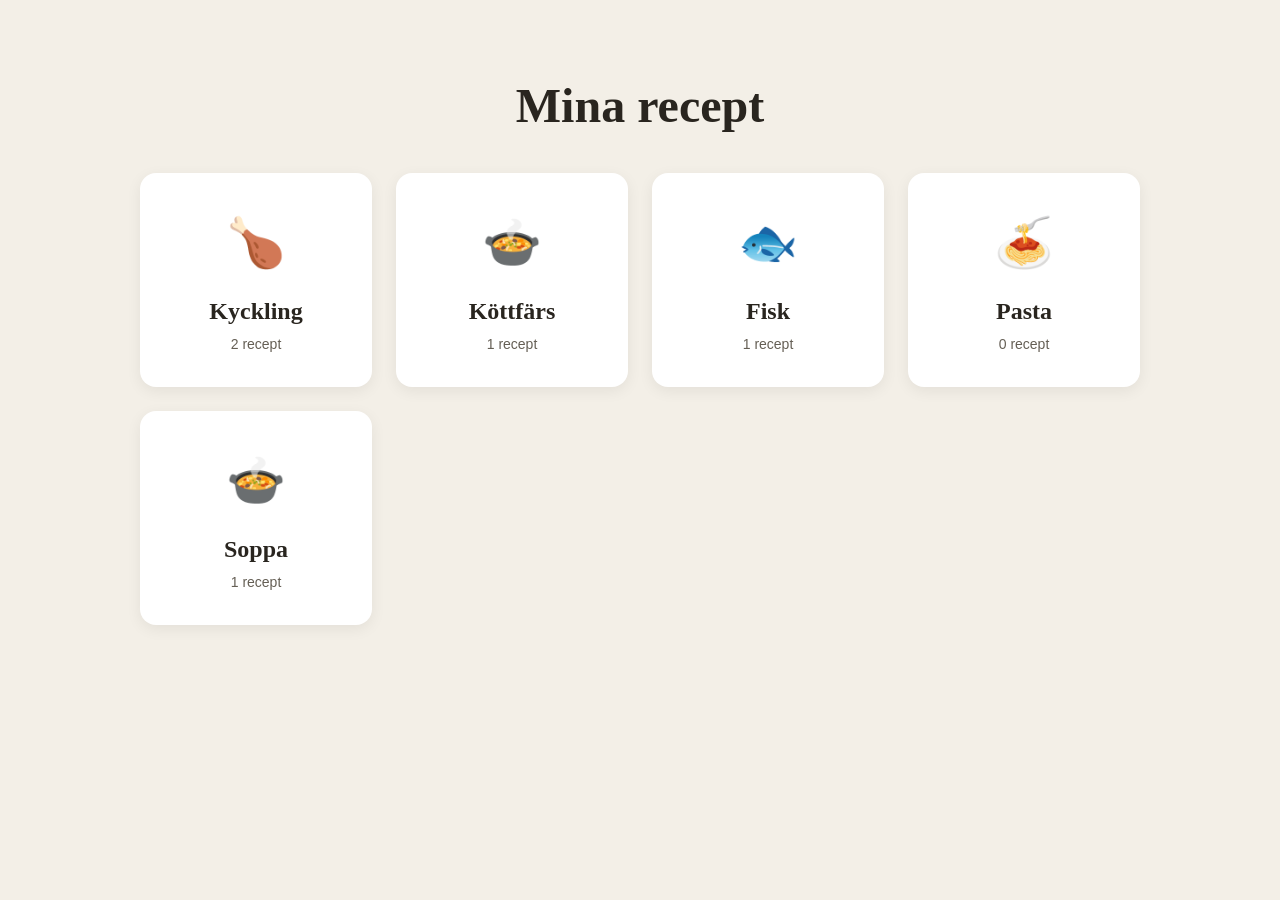
<file: index.html>
<!doctype html>
<html lang="sv">
<head>
  <link rel="stylesheet" href="style.css">
<meta charset="utf-8">
<meta name="viewport" content="width=device-width,initial-scale=1">
<title>Mina recept</title>

<style>
body{
  margin:0;
  background:#f3efe7;
  color:#29251f;
  font:16px/1.6 -apple-system,BlinkMacSystemFont,"Helvetica Neue",sans-serif
}

.container{
  max-width:1000px;
  margin:0 auto;
  padding:40px 20px
}

h1{
  font:700 48px/1.1 Georgia,serif;
  margin:0 0 40px;
  text-align:center
}

.grid{
  display:grid;
  grid-template-columns:repeat(auto-fit,minmax(220px,1fr));
  gap:24px;
  margin-bottom:40px
}

.card{
  background:#fff;
  border-radius:16px;
  padding:32px;
  text-align:center;
  box-shadow:0 4px 15px #0001; /* <-- LÄGG TILL SEMIKOLON HÄR MED! */
  transition:transform 0.2s,box-shadow 0.2s;
  text-decoration:none;
  color:inherit;
  display:flex;
  flex-direction:column;
  justify-content:center
}

.card:hover{
  transform:translateY(-4px);
  box-shadow:0 8px 25px #0002
}

.card-icon{
  font-size:48px;
  margin-bottom:16px
}

.card-title{
  font:700 24px Georgia,serif;
  margin:0
}

.card-count{
  font-size:14px;
  color:#655f55;
  margin-top:8px
}

.recipes-section{
  background:#fff;
  border-radius:16px;
  padding:40px;
  box-shadow:0 4px 15px #0001;
  display: none;
}

.recipes-section h2{
  font:700 28px Georgia,serif;
  margin:0 0 24px;
  border-bottom:2px solid #ddd5c8;
  padding-bottom:12px
}

.recipe-list{
  list-style:none;
  padding:0;
  margin:0
}

.recipe-list li{
  margin:16px 0
}

.recipe-list a{
  color:#0066cc;
  text-decoration:none;
  font-size:18px
}

.recipe-list a:hover{
  text-decoration:underline
}

@media(max-width:700px){
  .container{
    padding:20px 16px
  }

  h1{
    font-size:36px;
    margin-bottom:30px
  }

  .grid{
    grid-template-columns:1fr;
    gap:16px
  }

  .recipes-section{
    padding:20px
  }
}
</style>
</head>

<body>

<div class="container">

<h1>Mina recept</h1>

<div class="grid">

  <!-- ID-taggarna nedanför (id="count-...") talar om för vårt script vart räknaren ska skrivas ut -->
  <a href="kyckling/" class="card">
    <div class="card-icon">🍗</div>
    <div class="card-title">Kyckling</div>
    <div id="count-kyckling" class="card-count">Laddar...</div>
  </a>

  <a href="kottfars/" class="card">
    <div class="card-icon">🍲</div>
    <div class="card-title">Köttfärs</div>
    <div id="count-kottfars" class="card-count">Laddar...</div>
  </a>

  <a href="fisk/" class="card">
    <div class="card-icon">🐟</div>
    <div class="card-title">Fisk</div>
    <div id="count-fisk" class="card-count">Laddar...</div>
  </a>

  <a href="pasta/" class="card">
    <div class="card-icon">🍝</div>
    <div class="card-title">Pasta</div>
    <div id="count-pasta" class="card-count">Laddar...</div>
  </a>

  <a href="soppa/" class="card">
    <div class="card-icon">🍲</div>
    <div class="card-title">Soppa</div>
    <div id="count-soppa" class="card-count">Laddar...</div>
  </a>

</div>

<!-- Den här listan gömmer vi inte, utan scriptet använder den för att räkna antalet rader! -->
<div class="recipes-section">
  <h2>Alla mina recept</h2>
  <ul id="main-recipe-list" class="recipe-list">
    <li><a href="kyckling/kyckling-teriyaki-pak-choi.html">Kyckling teriyaki med pak choi sallad</a></li>
    <li><a href="kyckling/thai-kycklingfars-jasminris.html">Thailändsk kycklingfärs med jasminris</a></li>
    <li><a href="kottfars/grekiska-farsbiffar-feta.html">Grekiska färsbiffar med feta</a></li>
    <li><a href="fisk/torsk-fankals-sas.html">Torsk i fänkålssås</a></li>
    <li><a href="soppa/potatissoppa.html">Potatis- och purjolökssoppa</a></li>
  </ul>
</div>

</div>

<!-- Det här är det osynliga scriptet som gör hela räkne-jobbet automatiskt -->
<script>
  document.addEventListener("DOMContentLoaded", function() {
    // 1. Skapa en tom räknare för varje kategori
    const counts = { kyckling: 0, kottfars: 0, fisk: 0, pasta: 0, soppa: 0 };
    
    // 2. Hämta alla länkar i den stora receptlistan längst ner
    const recipeLinks = document.querySelectorAll("#main-recipe-list a");
    
    // 3. Gå igenom varje länk och se vilken mapp den pekar på
    recipeLinks.forEach(link => {
      const href = link.getAttribute("href");
      
      if (href.startsWith("kyckling/")) counts.kyckling++;
      else if (href.startsWith("kottfars/")) counts.kottfars++;
      else if (href.startsWith("fisk/")) counts.fisk++;
      else if (href.startsWith("pasta/")) counts.pasta++;
      else if (href.startsWith("soppa/")) counts.soppa++;
    });
    
    // 4. Skriv ut de korrekta, automatiska siffrorna i dina fina boxar
    for (const kategori in counts) {
      const element = document.getElementById("count-" + kategori);
      if (element) {
        element.textContent = counts[kategori] + " recept";
      }
    }
  });
</script>

</body>
</html>
</file>
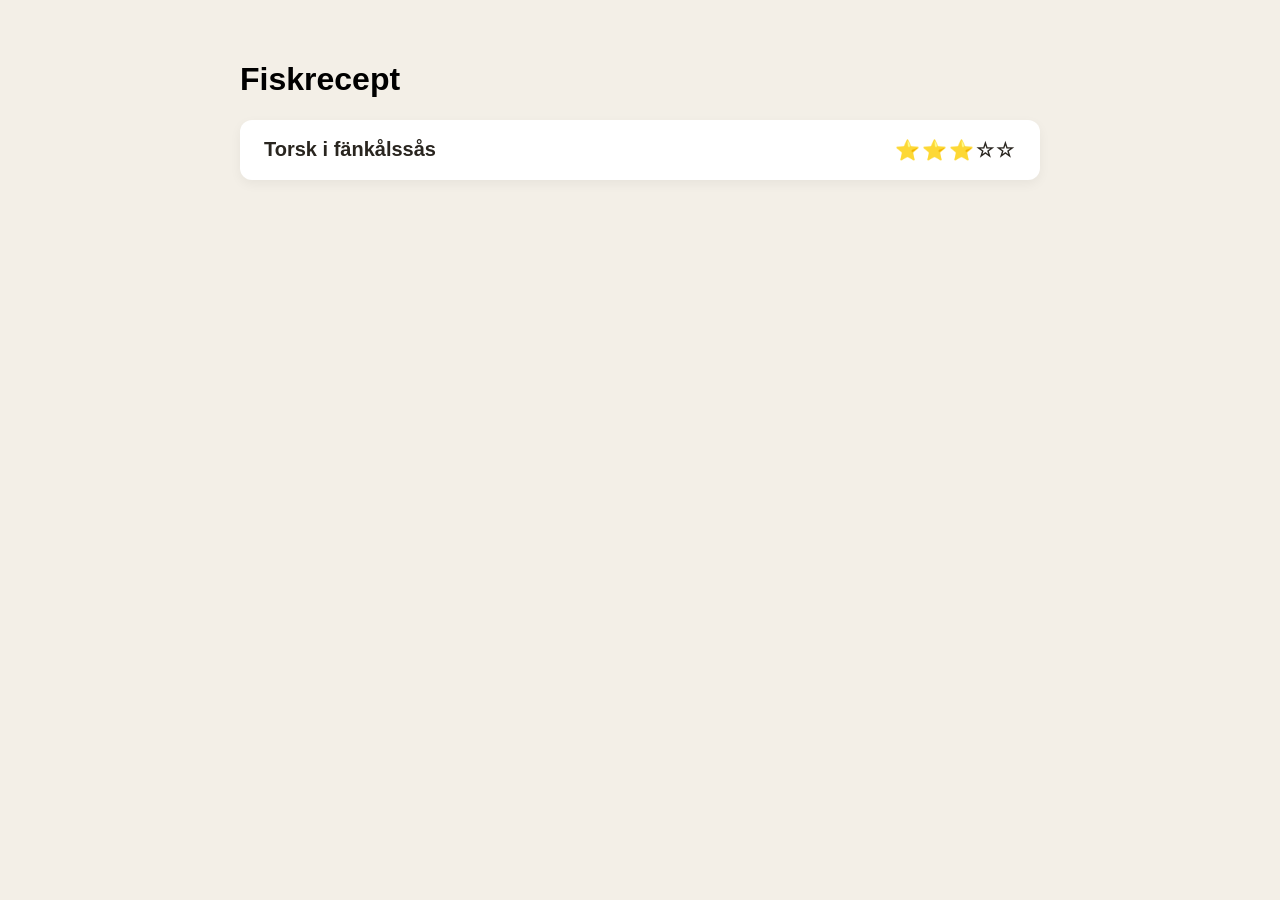
<file: fisk/index.html>
<!doctype html>
<html lang="sv">
<head>
    <meta charset="utf-8">
    <meta name="viewport" content="width=device-width,initial-scale=1">
    <title>Fiskrecept</title>
    <!-- Här kopplar vi din nya snygga design! -->
    <link rel="stylesheet" href="../style.css">
</head>
<body>
    <div class="container">
        <h1>Fiskrecept</h1>
        <div class="recipes-section">
            <ul class="recipe-list">
                <li>
                <a href="torsk-fankals-sas.html">
                    <span>Torsk i fänkålssås</span>
                    <span>⭐⭐⭐☆☆</span>
                </a>
                </li>

            </ul>
        </div>
    </div>
</body>
</html>
</file>
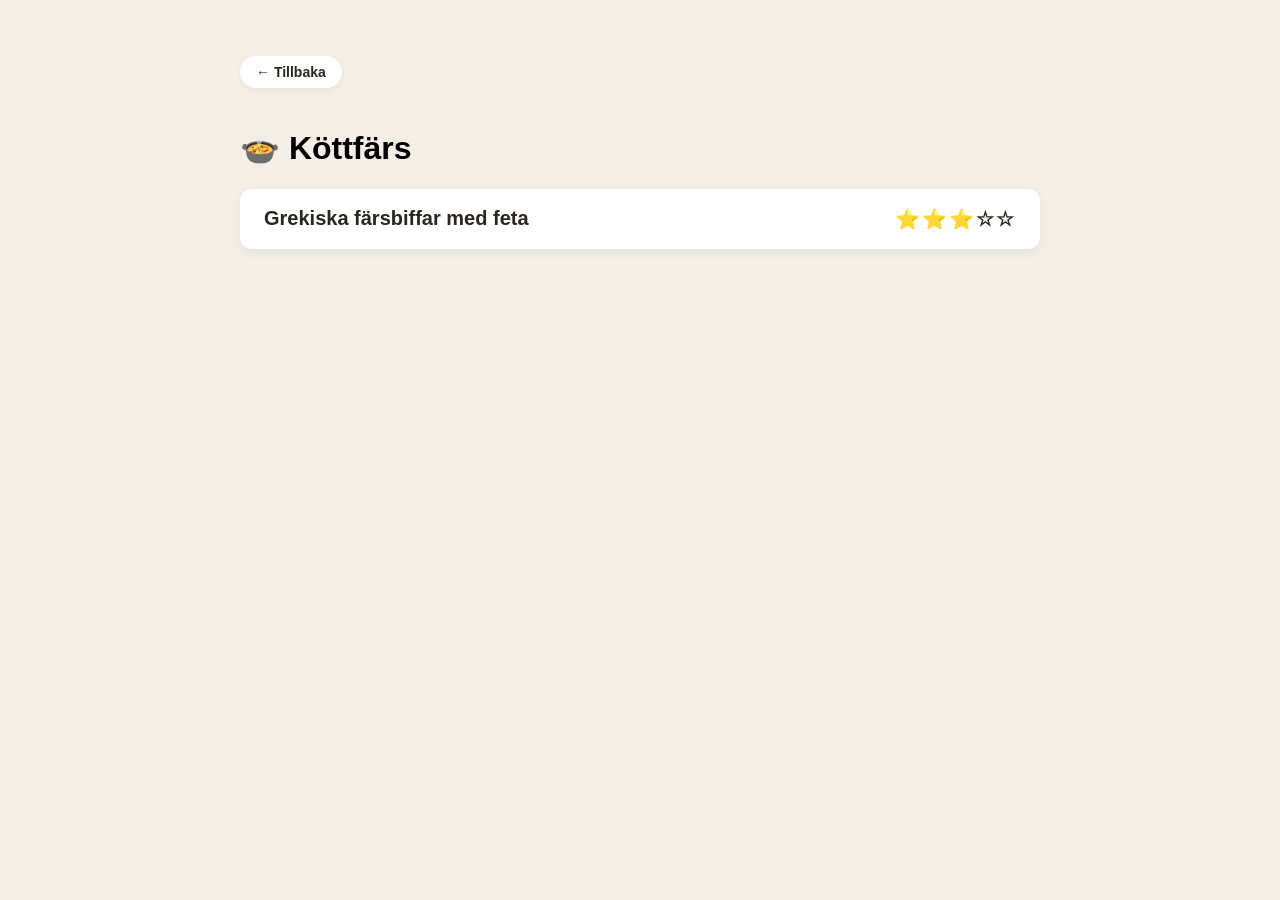
<file: kottfars/index.html>
<!doctype html>
    <html lang="sv">
    <head>
        <meta charset="utf-8">
        <meta name="viewport" content="width=device-width,initial-scale=1">
        <title>Köttfärsrecept</title>
        <!-- Den här raden hämtar din sandfärgade bakgrund och typsnitt -->
        <link rel="stylesheet" href="../style.css">
    </head>
    <body>
        <div class="container">
            <p><a href="../">← Tillbaka</a></p>
            <h1>🍲 Köttfärs</h1>
            <div class="recipes-section">
                <ul class="recipe-list">
                     <li>
                    <a href="grekiska-farsbiffar-feta.html">
                        <span>Grekiska färsbiffar med feta</span>
                        <span>⭐⭐⭐☆☆</span>
                    </a>
                    </li>
                </ul>
            </div>
        </div>
    </body>
    </html>
</file>
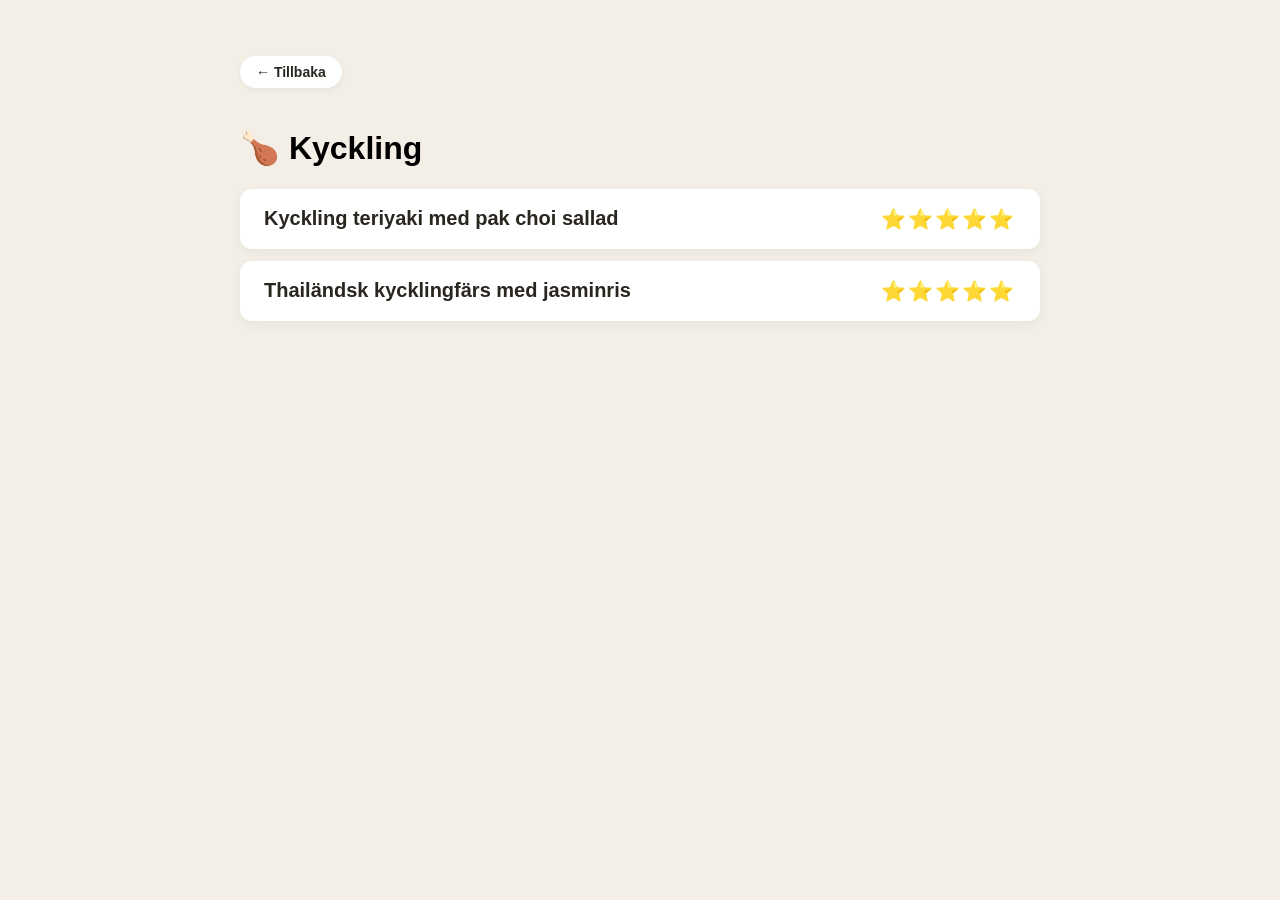
<file: kyckling/index.html>
<!doctype html>
<html lang="sv">
<head>
    <meta charset="utf-8">
    <meta name="viewport" content="width=device-width,initial-scale=1">
    <title>Kycklingrecept</title>
    <!-- Den här raden hämtar din sandfärgade bakgrund, marginaler och feta typsnitt -->
    <link rel="stylesheet" href="../style.css">
</head>
<body>
    <div class="container">
        <p><a href="../">← Tillbaka</a></p>
        <h1>🍗 Kyckling</h1>
        <div class="recipes-section">
            <ul class="recipe-list">
                <!-- Recept 1 -->
                <li>
                    <a href="kyckling-teriyaki-pak-choi.html">
                        <span>Kyckling teriyaki med pak choi sallad</span>
                        <span>⭐⭐⭐⭐⭐</span>
                    </a>
                </li>
                <!-- Recept 2 -->
                <li>
                    <a href="thai-kycklingfars-jasminris.html">
                        <span>Thailändsk kycklingfärs med jasminris</span>
                        <span>⭐⭐⭐⭐⭐</span>
                    </a>
                </li>
            </ul>
        </div>
    </div>
</body>
</html>
</file>
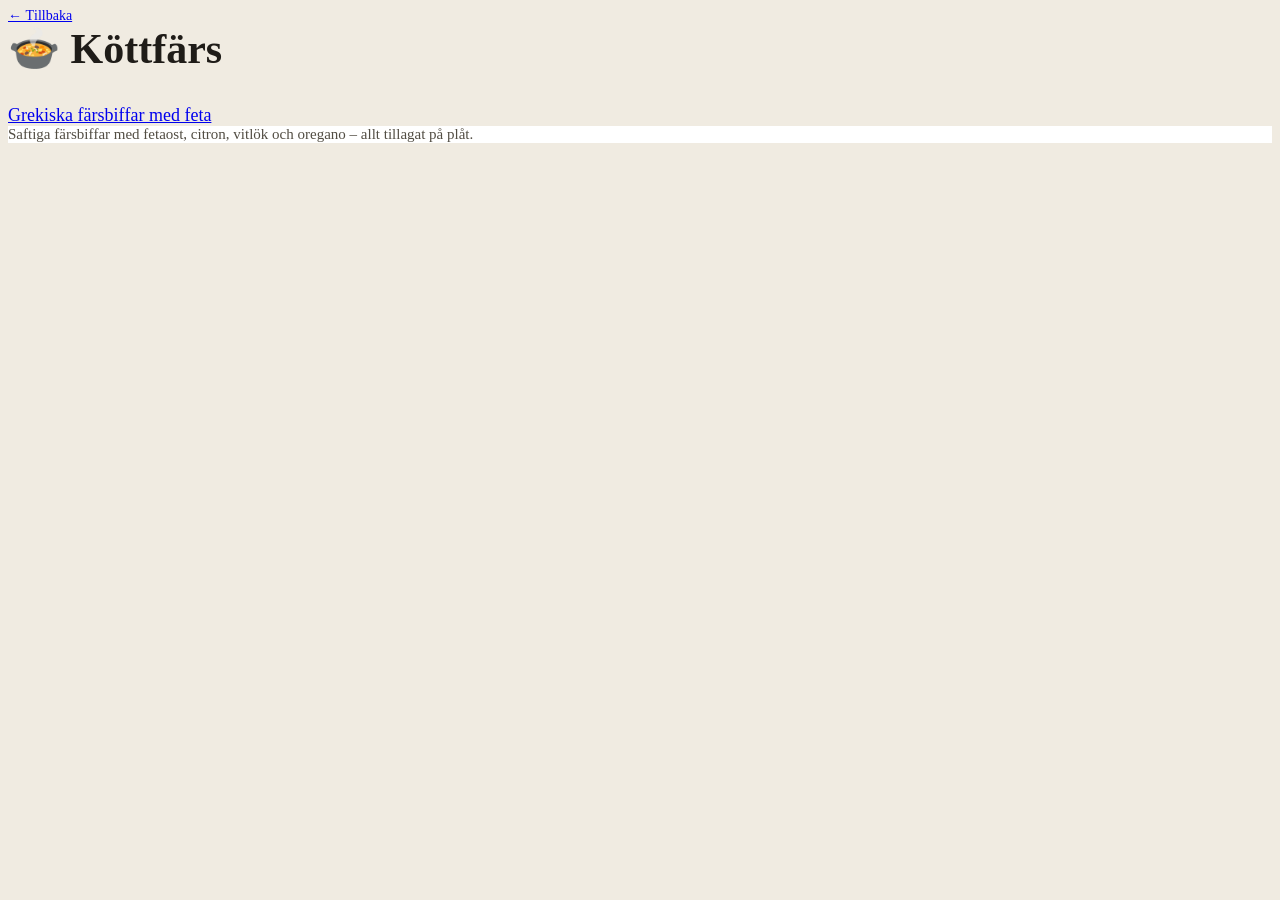
<file: köttfärs/index.html>
<!DOCTYPE html PUBLIC "-//W3C//DTD HTML 4.01//EN" "http://www.w3.org/TR/html4/strict.dtd">
<html>
<head>
  <meta http-equiv="Content-Type" content="text/html; charset=utf-8">
  <meta http-equiv="Content-Style-Type" content="text/css">
  <title>Köttfärs recept</title>
  <meta name="Generator" content="Cocoa HTML Writer">
  <meta name="CocoaVersion" content="2113.65">
  <style type="text/css">
    body {background-color: #f0ebe1}
    p.p1 {margin: 0.0px 0.0px 0.0px 0.0px; line-height: 22.4px; font: 14.0px 'Helvetica Neue'; color: #1f1c18; -webkit-text-stroke: #1f1c18}
    p.p3 {margin: 0.0px 0.0px 0.0px 0.0px; line-height: 25.6px; font: 18.0px '.SF NS'; color: #1f1c18; -webkit-text-stroke: #1f1c18}
    p.p4 {margin: 0.0px 0.0px 0.0px 0.0px; line-height: 24.0px; font: 15.0px 'Helvetica Neue'; color: #524d43; -webkit-text-stroke: #524d43; background-color: #ffffff}
    span.s1 {font-kerning: none}
    span.s2 {font: 42.0px '.Apple Color Emoji UI'; font-kerning: none}
  </style>
</head>
<body>
<p class="p1"><span class="s1"><a href="file:///Users/thor-svensson/Documents/GitHub/recept/">← Tillbaka</a></span></p>
<h1 style="margin: 0.0px 0.0px 32.0px 0.0px; line-height: 50.4px; font: 42.0px 'Helvetica Neue'; color: #1f1c18; -webkit-text-stroke: #1f1c18"><span class="s2">🍲</span><span class="s1"><b> Köttfärs</b></span></h1>
<p class="p3"><span class="s1"><a href="file:///Users/thor-svensson/Documents/GitHub/recept/Ko%CC%88ttfa%CC%88rs/grekiska-farsbiffar-feta.html">Grekiska färsbiffar med feta</a><b><span class="Apple-converted-space"> </span></b></span></p>
<p class="p4"><span class="s1">Saftiga färsbiffar med fetaost, citron, vitlök och oregano – allt tillagat på plåt.</span></p>
</body>
</html>
</file>
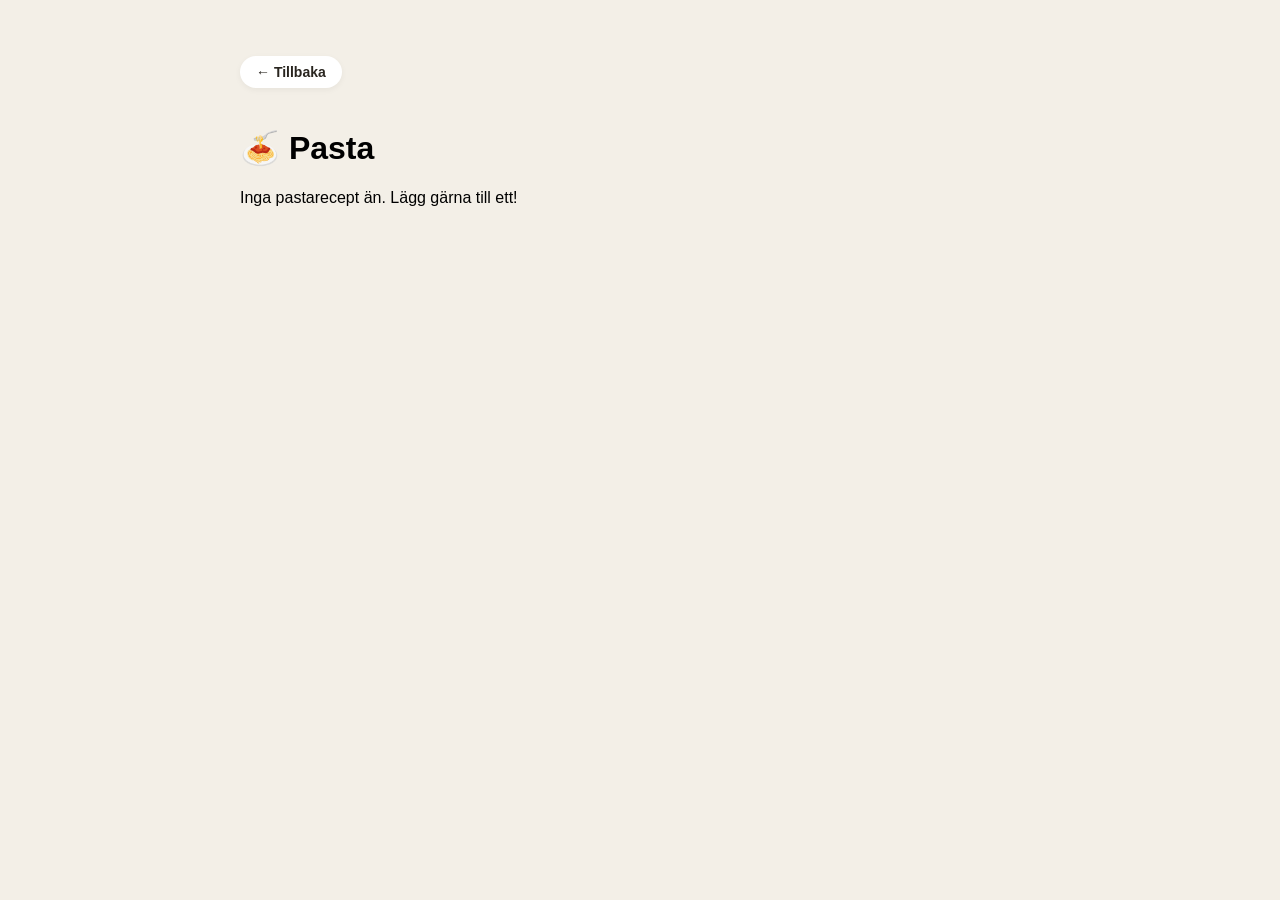
<file: pasta/index.html>
<!doctype html>
<html lang="sv">
<head>
    <meta charset="utf-8">
    <meta name="viewport" content="width=device-width,initial-scale=1">
    <title>Pastarecept</title>
    <!-- Den här raden hämtar din sandfärgade bakgrund, marginaler och feta typsnitt -->
    <link rel="stylesheet" href="../style.css">
</head>
<body>
    <div class="container">
        <p><a href="../">← Tillbaka</a></p>
        <h1>🍝 Pasta</h1>
        <div class="recipes-section">
            <p>Inga pastarecept än. Lägg gärna till ett!</p>
        </div>
    </div>
</body>
</html>
</file>
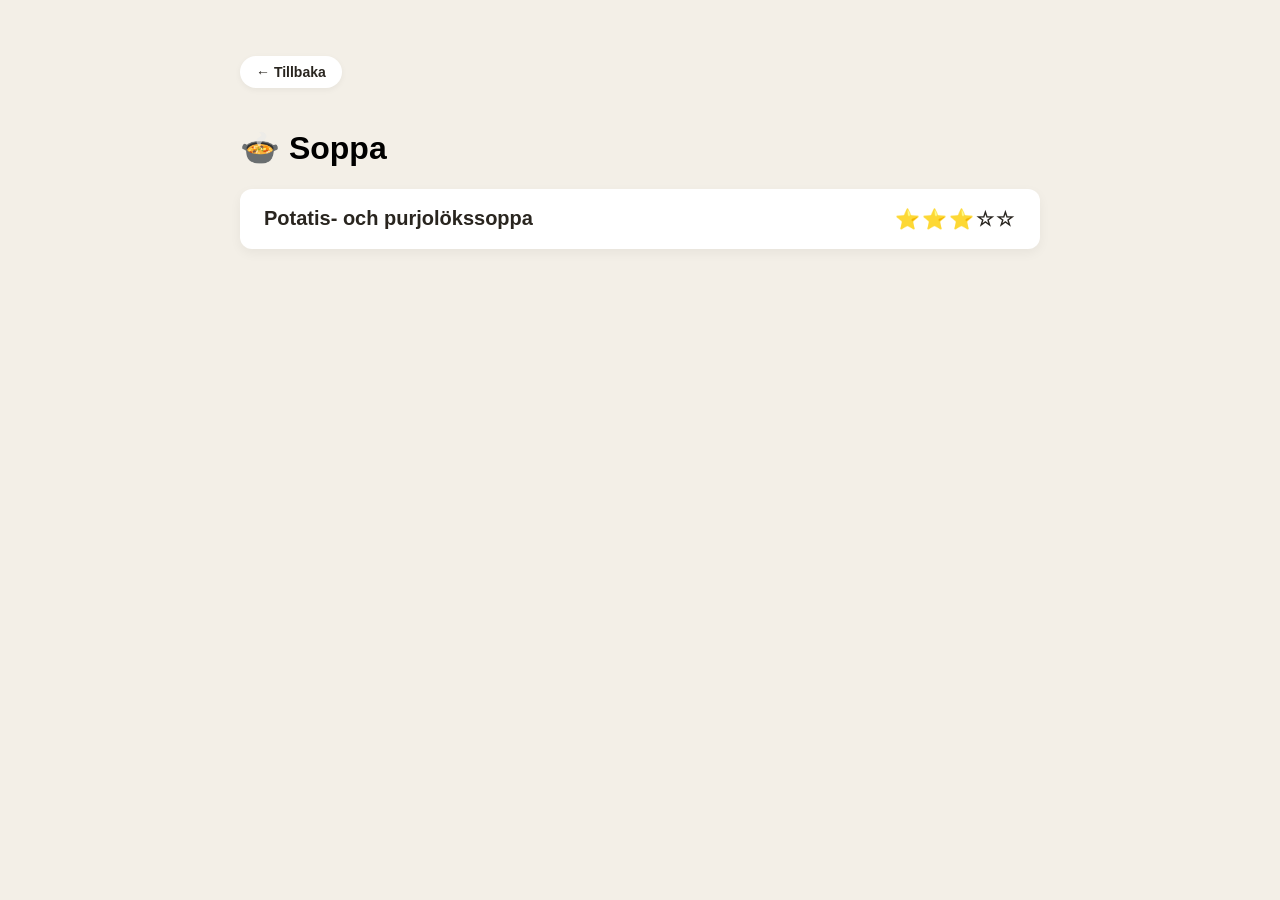
<file: soppa/index.html>
<!doctype html>
<html lang="sv">
<head>
    <meta charset="utf-8">
    <meta name="viewport" content="width=device-width,initial-scale=1">
    <title>Sopprecept</title>
    <!-- Den här raden hämtar din sandfärgade bakgrund, marginaler och feta typsnitt -->
    <link rel="stylesheet" href="../style.css">
</head>
<body>
    <div class="container">
        <p><a href="../">← Tillbaka</a></p>
        <h1>🍲 Soppa</h1>
        <div class="recipes-section">
            <ul class="recipe-list">
                <li><a href="potatissoppa.html">
                        <span>Potatis- och purjolökssoppa</span>
                        <span>⭐⭐⭐☆☆</span>
                    </a>
                </li>
            </ul>
        </div>
    </div>
</body>
</html>
</file>
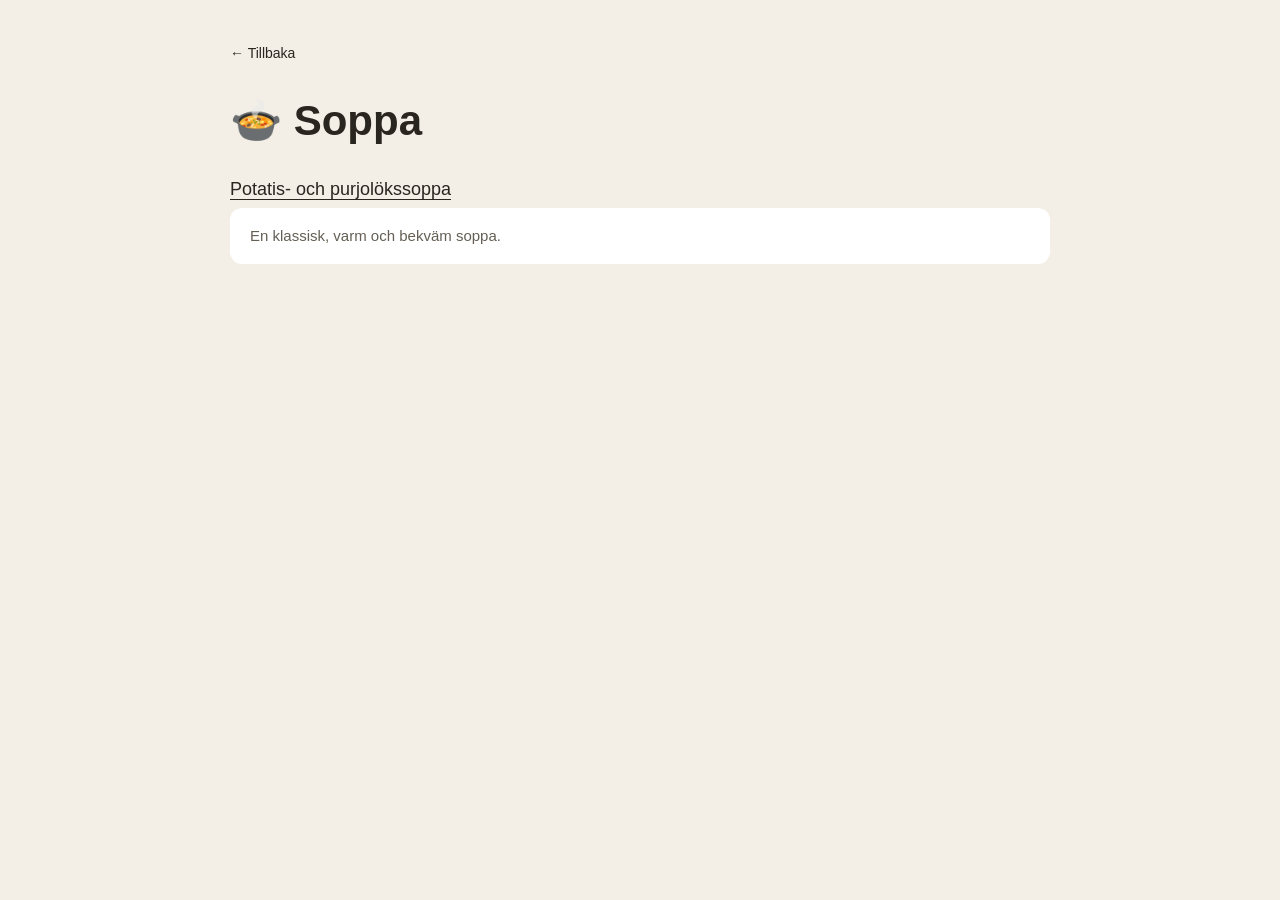
<file: Soppor/index.html>
<!doctype html>
<html lang="sv">
<head>
<meta charset="utf-8">
<meta name="viewport" content="width=device-width,initial-scale=1">
<title>Soppa recept</title>
<style>
body{
  margin:0;
  background:#f3efe7;
  color:#29251f;
  font:16px/1.6 -apple-system,BlinkMacSystemFont,"Helvetica Neue",sans-serif
}
.container{
  max-width:820px;
  margin:40px auto;
  padding:0 20px
}
.back{
  display:inline-block;
  margin-bottom:32px;
  font-size:14px;
  color:#29251f;
  text-decoration:none;
  font-weight:500
}
.back:hover{
  color:#655f55
}
h1{
  font:700 42px/1.2 -apple-system,BlinkMacSystemFont,"Helvetica Neue",sans-serif;
  margin:0 0 32px;
  color:#29251f
}
.recipe{
  margin-bottom:24px
}
.recipe-title{
  font:600 18px -apple-system,BlinkMacSystemFont,"Helvetica Neue",sans-serif;
  margin:0 0 8px;
  color:#29251f
}
.recipe-link{
  color:#29251f;
  text-decoration:none;
  border-bottom:1px solid #29251f;
  font-weight:500
}
.recipe-link:hover{
  color:#655f55;
  border-bottom-color:#655f55
}
.recipe-desc{
  background:#fff;
  padding:16px 20px;
  border-radius:12px;
  font-size:15px;
  color:#655f55;
  margin-top:8px
}
</style>
</head>
<body>

<div class="container">

<a href="../" class="back">← Tillbaka</a>

<h1>🍲 Soppa</h1>

<div class="recipe">
  <div class="recipe-title">
    <a href="potatissoppa.html" class="recipe-link">Potatis- och purjolökssoppa</a>
  </div>
  <div class="recipe-desc">En klassisk, varm och bekväm soppa.</div>
</div>

</div>

</body>
</html>
</file>
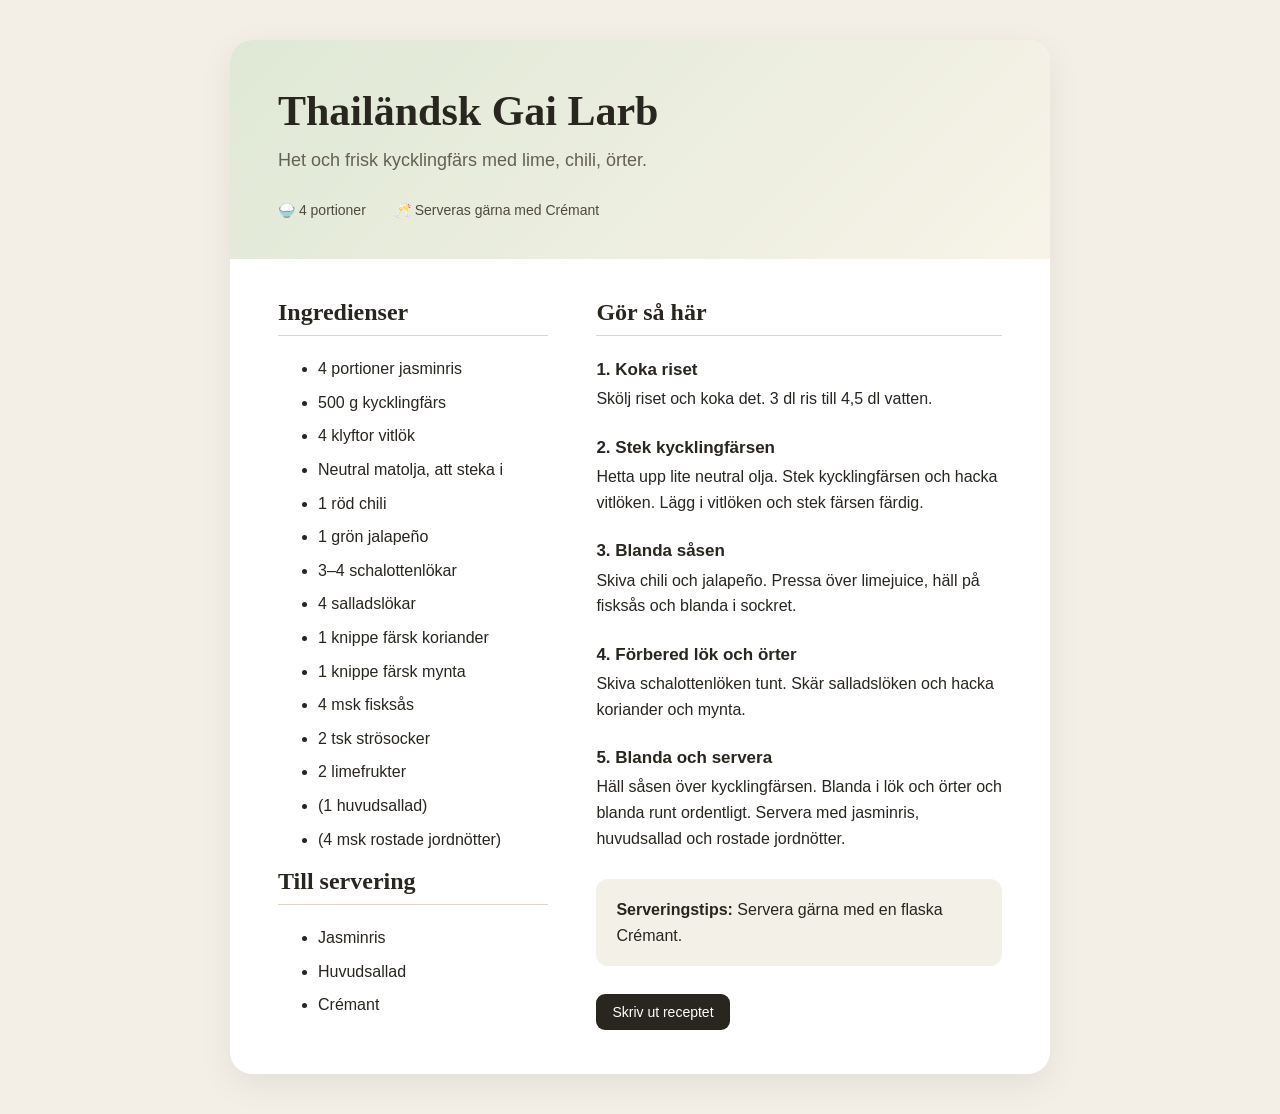
<file: gailarb.html>
<!doctype html>
<html lang="sv">
<head>
<meta charset="utf-8">
<meta name="viewport" content="width=device-width,initial-scale=1">
<title>Thailändsk Gai Larb</title>

<style>
body{
  margin:0;
  background:#f3efe7;
  color:#29251f;
  font:16px/1.6 -apple-system,BlinkMacSystemFont,"Helvetica Neue",sans-serif
}

.card{
  max-width:820px;
  margin:40px auto;
  background:#fff;
  border-radius:22px;
  overflow:hidden;
  box-shadow:0 10px 35px #0001
}

.hero{
  padding:48px 48px 38px;
  background:linear-gradient(135deg,#dfe8d5,#f7f3e8)
}

h1{
  font:700 42px/1.1 Georgia,serif;
  margin:0 0 12px
}

.sub{
  color:#655f55;
  font-size:18px
}

.meta{
  display:flex;
  gap:28px;
  margin-top:24px;
  color:#4e493f;
  font-size:14px
}

.content{
  padding:40px 48px
}

.grid{
  display:grid;
  grid-template-columns:1fr 1.5fr;
  gap:48px
}

h2{
  font:700 24px Georgia,serif;
  border-bottom:1px solid #ddd5c8;
  padding-bottom:9px;
  margin-top:0
}

li{
  margin:8px 0
}

.step{
  margin:0 0 22px
}

.step b{
  display:block;
  font-size:17px;
  margin-bottom:3px
}

.tip{
  background:#f3f0e8;
  padding:18px 20px;
  border-radius:12px;
  margin-top:28px
}

.print{
  display:inline-block;
  margin-top:28px;
  padding:10px 16px;
  border:0;
  border-radius:9px;
  background:#29251f;
  color:white;
  font-size:14px;
  cursor:pointer
}

@media(max-width:700px){
  .card{
    margin:0;
    border-radius:0
  }

  .hero,.content{
    padding:30px 24px
  }

  .grid{
    grid-template-columns:1fr;
    gap:30px
  }

  h1{
    font-size:34px
  }
}

@media print{
  body{
    background:white
  }

  .card{
    margin:0;
    box-shadow:none
  }

  .print{
    display:none
  }
}
</style>
</head>

<body>

<main class="card">

<section class="hero">
  <h1>Thailändsk Gai Larb</h1>

  <div class="sub">
    Het och frisk kycklingfärs med lime, chili, örter.
  </div>

  <div class="meta">
    <span>🍚 4 portioner</span>
    <span>🥂 Serveras gärna med Crémant</span>
  </div>
</section>

<section class="content">

<div class="grid">

<div>

<h2>Ingredienser</h2>

<ul>
  <li>4 portioner jasminris</li>
  <li>500 g kycklingfärs</li>
  <li>4 klyftor vitlök</li>
  <li>Neutral matolja, att steka i</li>
  <li>1 röd chili</li>
  <li>1 grön jalapeño</li>
  <li>3–4 schalottenlökar</li>
  <li>4 salladslökar</li>
  <li>1 knippe färsk koriander</li>
  <li>1 knippe färsk mynta</li>
  <li>4 msk fisksås</li>
  <li>2 tsk strösocker</li>
  <li>2 limefrukter</li>
  <li>(1 huvudsallad)</li>
  <li>(4 msk rostade jordnötter)</li>
</ul>

<h2>Till servering</h2>

<ul>
  <li>Jasminris</li>
  <li>Huvudsallad</li>
  <li>Crémant</li>
</ul>

</div>

<div>

<h2>Gör så här</h2>

<div class="step">
  <b>1. Koka riset</b>
  Skölj riset och koka det. 3 dl ris till 4,5 dl vatten.
</div>

<div class="step">
  <b>2. Stek kycklingfärsen</b>
  Hetta upp lite neutral olja. Stek kycklingfärsen och hacka vitlöken. Lägg i vitlöken och stek färsen färdig.
</div>

<div class="step">
  <b>3. Blanda såsen</b>
  Skiva chili och jalapeño. Pressa över limejuice, häll på fisksås och blanda i sockret.
</div>

<div class="step">
  <b>4. Förbered lök och örter</b>
  Skiva schalottenlöken tunt. Skär salladslöken och hacka koriander och mynta.
</div>

<div class="step">
  <b>5. Blanda och servera</b>
  Häll såsen över kycklingfärsen. Blanda i lök och örter och blanda runt ordentligt. Servera med jasminris, huvudsallad och rostade jordnötter.
</div>

<div class="tip">
  <b>Serveringstips:</b>
  Servera gärna med en flaska Crémant.
</div>

<button class="print" onclick="window.print()">
  Skriv ut receptet
</button>

</div>

</div>

</section>

</main>

</body>
</html>
</file>
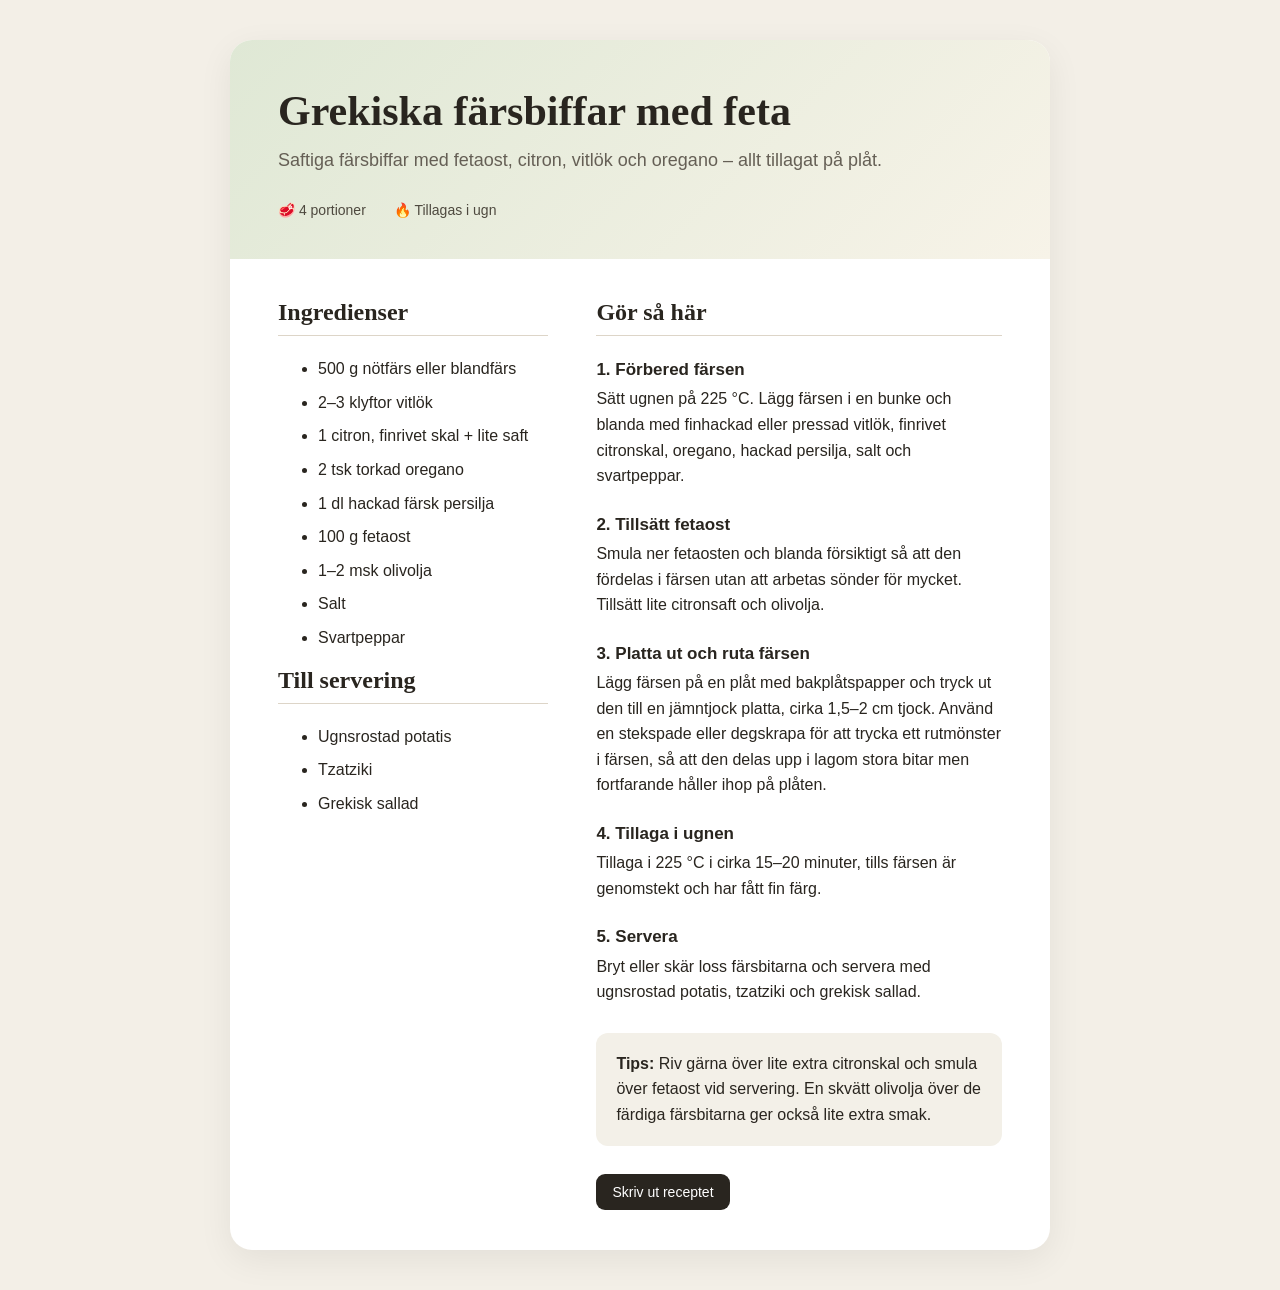
<file: grekiska-farsbiffar-feta.html>
<!doctype html>
<html lang="sv">
<head>
<meta charset="utf-8">
<meta name="viewport" content="width=device-width,initial-scale=1">
<title>Grekiska färsbiffar med feta</title>

<style>
body{
  margin:0;
  background:#f3efe7;
  color:#29251f;
  font:16px/1.6 -apple-system,BlinkMacSystemFont,"Helvetica Neue",sans-serif
}
.card{
  max-width:820px;
  margin:40px auto;
  background:#fff;
  border-radius:22px;
  overflow:hidden;
  box-shadow:0 10px 35px #0001
}
.hero{
  padding:48px 48px 38px;
  background:linear-gradient(135deg,#dfe8d5,#f7f3e8)
}
h1{
  font:700 42px/1.1 Georgia,serif;
  margin:0 0 12px
}
.sub{
  color:#655f55;
  font-size:18px
}
.meta{
  display:flex;
  gap:28px;
  margin-top:24px;
  color:#4e493f;
  font-size:14px
}
.content{
  padding:40px 48px
}
.grid{
  display:grid;
  grid-template-columns:1fr 1.5fr;
  gap:48px
}
h2{
  font:700 24px Georgia,serif;
  border-bottom:1px solid #ddd5c8;
  padding-bottom:9px;
  margin-top:0
}
li{
  margin:8px 0
}
.step{
  margin:0 0 22px
}
.step b{
  display:block;
  font-size:17px;
  margin-bottom:3px
}
.tip{
  background:#f3f0e8;
  padding:18px 20px;
  border-radius:12px;
  margin-top:28px
}
.print{
  display:inline-block;
  margin-top:28px;
  padding:10px 16px;
  border:0;
  border-radius:9px;
  background:#29251f;
  color:white;
  font-size:14px;
  cursor:pointer
}
@media(max-width:700px){
  .card{
    margin:0;
    border-radius:0
  }
  .hero,.content{
    padding:30px 24px
  }
  .grid{
    grid-template-columns:1fr;
    gap:30px
  }
  h1{
    font-size:34px
  }
}
@media print{
  body{
    background:white
  }
  .card{
    margin:0;
    box-shadow:none
  }
  .print{
    display:none
  }
}
</style>
</head>

<body>

<main class="card">

<section class="hero">
  <h1>Grekiska färsbiffar med feta</h1>

  <div class="sub">
    Saftiga färsbiffar med fetaost, citron, vitlök och oregano – allt tillagat på plåt.
  </div>

  <div class="meta">
    <span>🥩 4 portioner</span>
    <span>🔥 Tillagas i ugn</span>
  </div>
</section>

<section class="content">

<div class="grid">

<div>

<h2>Ingredienser</h2>

<ul>
  <li>500 g nötfärs eller blandfärs</li>
  <li>2–3 klyftor vitlök</li>
  <li>1 citron, finrivet skal + lite saft</li>
  <li>2 tsk torkad oregano</li>
  <li>1 dl hackad färsk persilja</li>
  <li>100 g fetaost</li>
  <li>1–2 msk olivolja</li>
  <li>Salt</li>
  <li>Svartpeppar</li>
</ul>

<h2>Till servering</h2>

<ul>
  <li>Ugnsrostad potatis</li>
  <li>Tzatziki</li>
  <li>Grekisk sallad</li>
</ul>

</div>

<div>

<h2>Gör så här</h2>

<div class="step">
  <b>1. Förbered färsen</b>
  Sätt ugnen på 225 °C. Lägg färsen i en bunke och blanda med finhackad eller pressad vitlök, finrivet citronskal, oregano, hackad persilja, salt och svartpeppar.
</div>

<div class="step">
  <b>2. Tillsätt fetaost</b>
  Smula ner fetaosten och blanda försiktigt så att den fördelas i färsen utan att arbetas sönder för mycket. Tillsätt lite citronsaft och olivolja.
</div>

<div class="step">
  <b>3. Platta ut och ruta färsen</b>
  Lägg färsen på en plåt med bakplåtspapper och tryck ut den till en jämntjock platta, cirka 1,5–2 cm tjock. Använd en stekspade eller degskrapa för att trycka ett rutmönster i färsen, så att den delas upp i lagom stora bitar men fortfarande håller ihop på plåten.
</div>

<div class="step">
  <b>4. Tillaga i ugnen</b>
  Tillaga i 225 °C i cirka 15–20 minuter, tills färsen är genomstekt och har fått fin färg.
</div>

<div class="step">
  <b>5. Servera</b>
  Bryt eller skär loss färsbitarna och servera med ugnsrostad potatis, tzatziki och grekisk sallad.
</div>

<div class="tip">
  <b>Tips:</b>
  Riv gärna över lite extra citronskal och smula över fetaost vid servering. En skvätt olivolja över de färdiga färsbitarna ger också lite extra smak.
</div>

<button class="print" onclick="window.print()">
  Skriv ut receptet
</button>

</div>

</div>

</section>

</main>

</body>
</html>
</file>
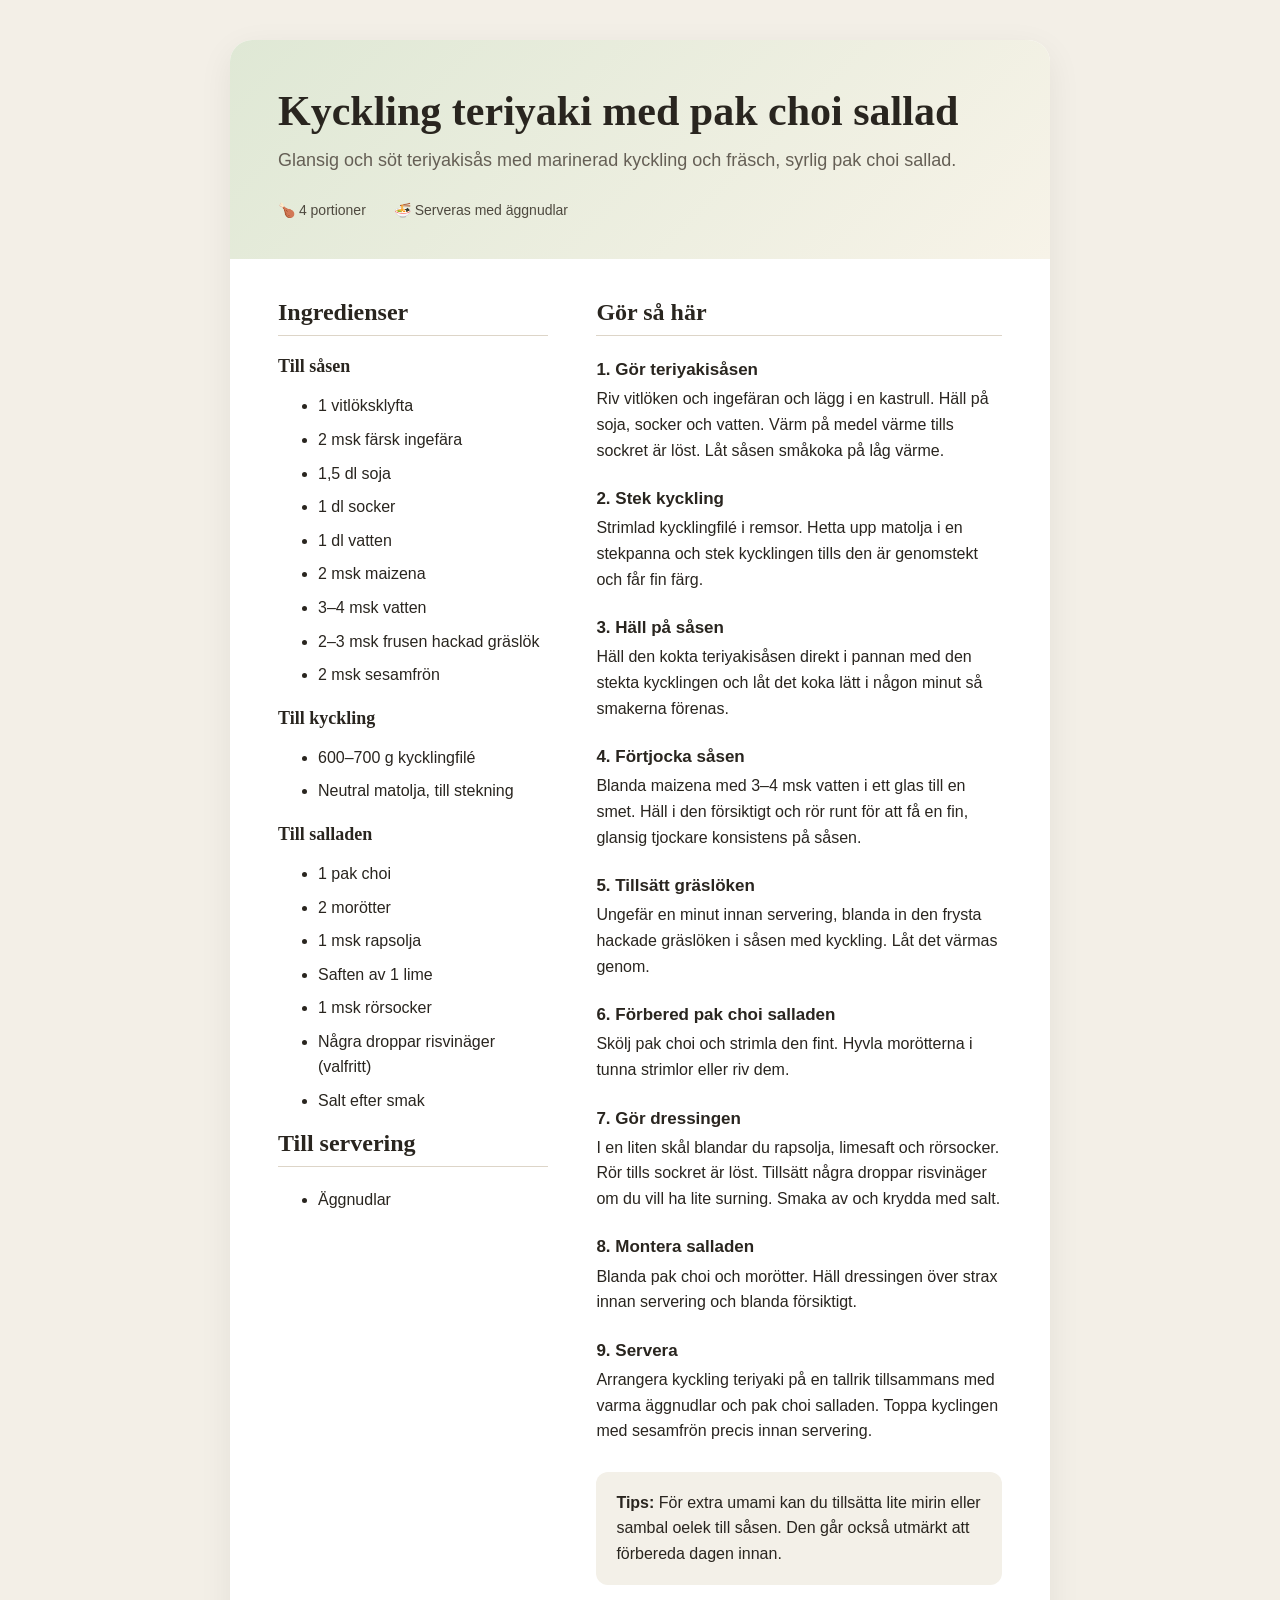
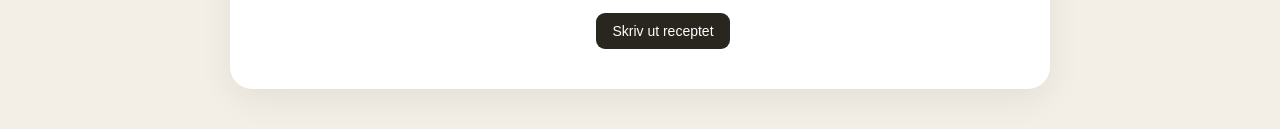
<file: kyckling-teriyaki-pak-choi.html>
<!doctype html>
<html lang="sv">
<head>
<meta charset="utf-8">
<meta name="viewport" content="width=device-width,initial-scale=1">
<title>Kyckling teriyaki med pak choi sallad</title>

<style>
body{
  margin:0;
  background:#f3efe7;
  color:#29251f;
  font:16px/1.6 -apple-system,BlinkMacSystemFont,"Helvetica Neue",sans-serif
}
.card{
  max-width:820px;
  margin:40px auto;
  background:#fff;
  border-radius:22px;
  overflow:hidden;
  box-shadow:0 10px 35px #0001
}
.hero{
  padding:48px 48px 38px;
  background:linear-gradient(135deg,#dfe8d5,#f7f3e8)
}
h1{
  font:700 42px/1.1 Georgia,serif;
  margin:0 0 12px
}
.sub{
  color:#655f55;
  font-size:18px
}
.meta{
  display:flex;
  gap:28px;
  margin-top:24px;
  color:#4e493f;
  font-size:14px
}
.content{
  padding:40px 48px
}
.grid{
  display:grid;
  grid-template-columns:1fr 1.5fr;
  gap:48px
}
h2{
  font:700 24px Georgia,serif;
  border-bottom:1px solid #ddd5c8;
  padding-bottom:9px;
  margin-top:0
}
h3{
  font:700 18px Georgia,serif;
  margin:20px 0 10px;
  color:#29251f
}
li{
  margin:8px 0
}
.step{
  margin:0 0 22px
}
.step b{
  display:block;
  font-size:17px;
  margin-bottom:3px
}
.tip{
  background:#f3f0e8;
  padding:18px 20px;
  border-radius:12px;
  margin-top:28px
}
.print{
  display:inline-block;
  margin-top:28px;
  padding:10px 16px;
  border:0;
  border-radius:9px;
  background:#29251f;
  color:white;
  font-size:14px;
  cursor:pointer
}
@media(max-width:700px){
  .card{
    margin:0;
    border-radius:0
  }
  .hero,.content{
    padding:30px 24px
  }
  .grid{
    grid-template-columns:1fr;
    gap:30px
  }
  h1{
    font-size:34px
  }
}
@media print{
  body{
    background:white
  }
  .card{
    margin:0;
    box-shadow:none
  }
  .print{
    display:none
  }
}
</style>
</head>

<body>

<main class="card">

<section class="hero">
  <h1>Kyckling teriyaki med pak choi sallad</h1>

  <div class="sub">
    Glansig och söt teriyakisås med marinerad kyckling och fräsch, syrlig pak choi sallad.
  </div>

  <div class="meta">
    <span>🍗 4 portioner</span>
    <span>🍜 Serveras med äggnudlar</span>
  </div>
</section>

<section class="content">

<div class="grid">

<div>

<h2>Ingredienser</h2>

<h3>Till såsen</h3>
<ul>
  <li>1 vitlöksklyfta</li>
  <li>2 msk färsk ingefära</li>
  <li>1,5 dl soja</li>
  <li>1 dl socker</li>
  <li>1 dl vatten</li>
  <li>2 msk maizena</li>
  <li>3–4 msk vatten</li>
  <li>2–3 msk frusen hackad gräslök</li>
  <li>2 msk sesamfrön</li>
</ul>

<h3>Till kyckling</h3>
<ul>
  <li>600–700 g kycklingfilé</li>
  <li>Neutral matolja, till stekning</li>
</ul>

<h3>Till salladen</h3>
<ul>
  <li>1 pak choi</li>
  <li>2 morötter</li>
  <li>1 msk rapsolja</li>
  <li>Saften av 1 lime</li>
  <li>1 msk rörsocker</li>
  <li>Några droppar risvinäger (valfritt)</li>
  <li>Salt efter smak</li>
</ul>

<h2>Till servering</h2>

<ul>
  <li>Äggnudlar</li>
</ul>

</div>

<div>

<h2>Gör så här</h2>

<div class="step">
  <b>1. Gör teriyakisåsen</b>
  Riv vitlöken och ingefäran och lägg i en kastrull. Häll på soja, socker och vatten. Värm på medel värme tills sockret är löst. Låt såsen småkoka på låg värme.
</div>

<div class="step">
  <b>2. Stek kyckling</b>
  Strimlad kycklingfilé i remsor. Hetta upp matolja i en stekpanna och stek kycklingen tills den är genomstekt och får fin färg.
</div>

<div class="step">
  <b>3. Häll på såsen</b>
  Häll den kokta teriyakisåsen direkt i pannan med den stekta kycklingen och låt det koka lätt i någon minut så smakerna förenas.
</div>

<div class="step">
  <b>4. Förtjocka såsen</b>
  Blanda maizena med 3–4 msk vatten i ett glas till en smet. Häll i den försiktigt och rör runt för att få en fin, glansig tjockare konsistens på såsen.
</div>

<div class="step">
  <b>5. Tillsätt gräslöken</b>
  Ungefär en minut innan servering, blanda in den frysta hackade gräslöken i såsen med kyckling. Låt det värmas genom.
</div>

<div class="step">
  <b>6. Förbered pak choi salladen</b>
  Skölj pak choi och strimla den fint. Hyvla morötterna i tunna strimlor eller riv dem.
</div>

<div class="step">
  <b>7. Gör dressingen</b>
  I en liten skål blandar du rapsolja, limesaft och rörsocker. Rör tills sockret är löst. Tillsätt några droppar risvinäger om du vill ha lite surning. Smaka av och krydda med salt.
</div>

<div class="step">
  <b>8. Montera salladen</b>
  Blanda pak choi och morötter. Häll dressingen över strax innan servering och blanda försiktigt.
</div>

<div class="step">
  <b>9. Servera</b>
  Arrangera kyckling teriyaki på en tallrik tillsammans med varma äggnudlar och pak choi salladen. Toppa kyclingen med sesamfrön precis innan servering.
</div>

<div class="tip">
  <b>Tips:</b>
  För extra umami kan du tillsätta lite mirin eller sambal oelek till såsen. Den går också utmärkt att förbereda dagen innan.
</div>

<button class="print" onclick="window.print()">
  Skriv ut receptet
</button>

</div>

</div>

</section>

</main>

</body>
</html>
</file>
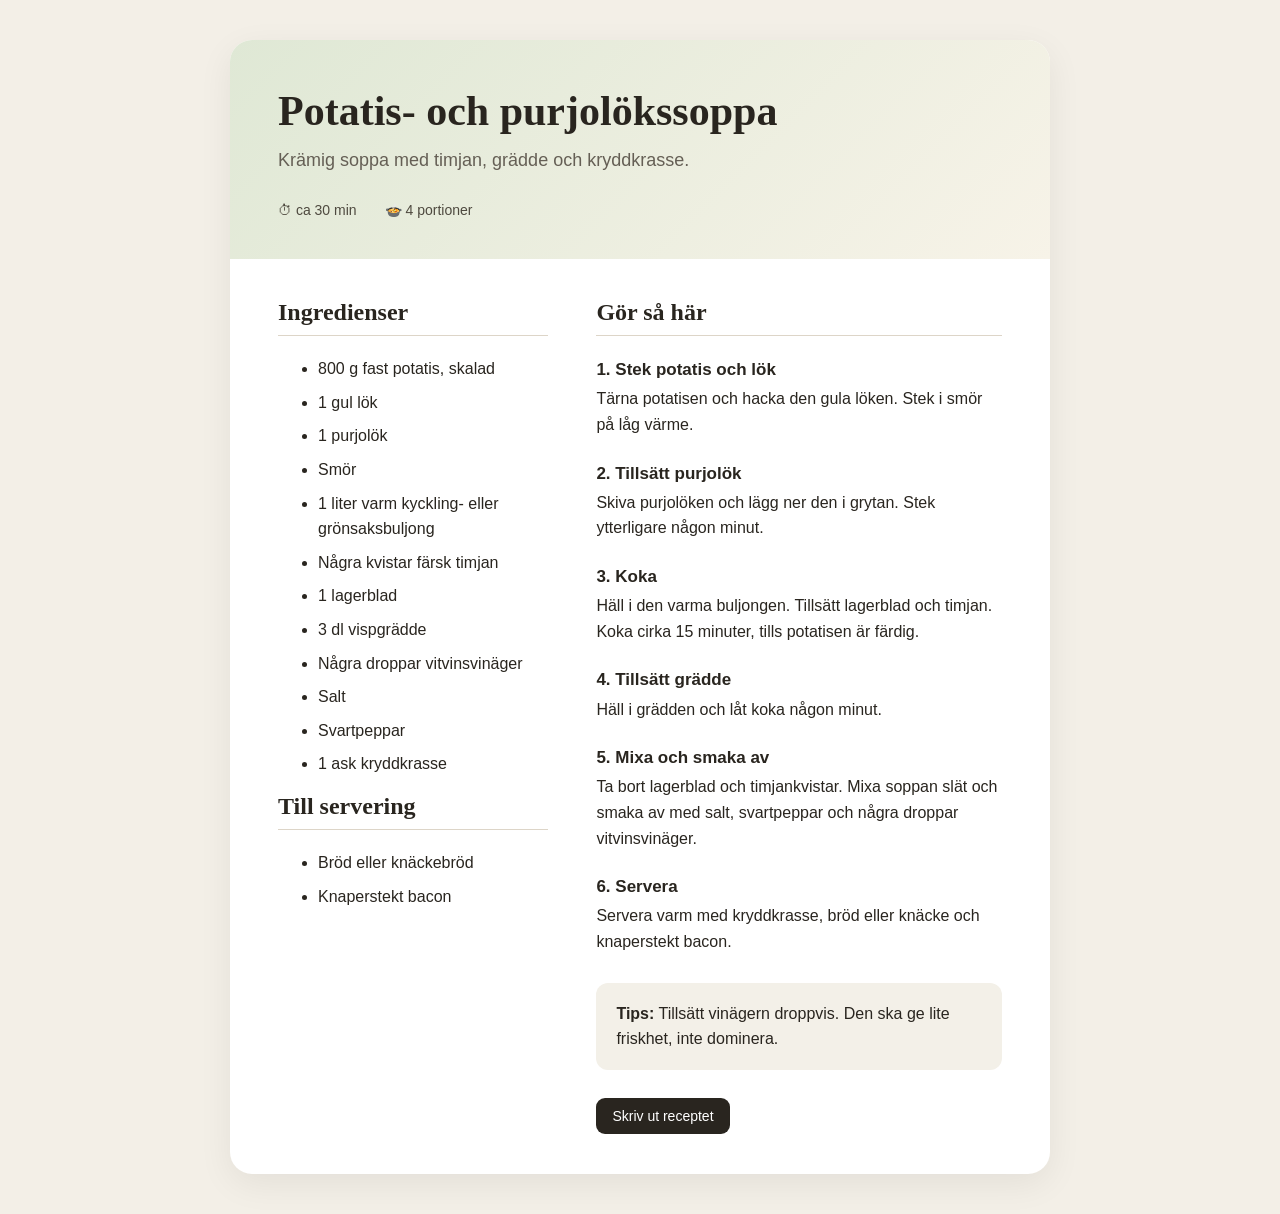
<file: potatissoppa.html>
<!doctype html><html lang="sv"><head><meta charset="utf-8"><meta name="viewport" content="width=device-width,initial-scale=1"><title>Potatis- och purjolökssoppa</title><style>body{margin:0;background:#f3efe7;color:#29251f;font:16px/1.6 -apple-system,BlinkMacSystemFont,"Helvetica Neue",sans-serif}.card{max-width:820px;margin:40px auto;background:#fff;border-radius:22px;overflow:hidden;box-shadow:0 10px 35px #0001}.hero{padding:48px 48px 38px;background:linear-gradient(135deg,#dfe8d5,#f7f3e8)}h1{font:700 42px/1.1 Georgia,serif;margin:0 0 12px}.sub{color:#655f55;font-size:18px}.meta{display:flex;gap:28px;margin-top:24px;color:#4e493f;font-size:14px}.content{padding:40px 48px}.grid{display:grid;grid-template-columns:1fr 1.5fr;gap:48px}h2{font:700 24px Georgia,serif;border-bottom:1px solid #ddd5c8;padding-bottom:9px;margin-top:0}li{margin:8px 0}.step{margin:0 0 22px}.step b{display:block;font-size:17px;margin-bottom:3px}.tip{background:#f3f0e8;padding:18px 20px;border-radius:12px;margin-top:28px}.print{display:inline-block;margin-top:28px;padding:10px 16px;border:0;border-radius:9px;background:#29251f;color:white;font-size:14px;cursor:pointer}@media(max-width:700px){.card{margin:0;border-radius:0}.hero,.content{padding:30px 24px}.grid{grid-template-columns:1fr;gap:30px}h1{font-size:34px}}@media print{body{background:white}.card{margin:0;box-shadow:none}.print{display:none}}</style></head><body><main class="card"><section class="hero"><h1>Potatis- och purjolökssoppa</h1><div class="sub">Krämig soppa med timjan, grädde och kryddkrasse.</div><div class="meta"><span>⏱ ca 30 min</span><span>🍲 4 portioner</span></div></section><section class="content"><div class="grid"><div><h2>Ingredienser</h2><ul><li>800 g fast potatis, skalad</li><li>1 gul lök</li><li>1 purjolök</li><li>Smör</li><li>1 liter varm kyckling- eller grönsaksbuljong</li><li>Några kvistar färsk timjan</li><li>1 lagerblad</li><li>3 dl vispgrädde</li><li>Några droppar vitvinsvinäger</li><li>Salt</li><li>Svartpeppar</li><li>1 ask kryddkrasse</li></ul><h2>Till servering</h2><ul><li>Bröd eller knäckebröd</li><li>Knaperstekt bacon</li></ul></div><div><h2>Gör så här</h2><div class="step"><b>1. Stek potatis och lök</b>Tärna potatisen och hacka den gula löken. Stek i smör på låg värme.</div><div class="step"><b>2. Tillsätt purjolök</b>Skiva purjolöken och lägg ner den i grytan. Stek ytterligare någon minut.</div><div class="step"><b>3. Koka</b>Häll i den varma buljongen. Tillsätt lagerblad och timjan. Koka cirka 15 minuter, tills potatisen är färdig.</div><div class="step"><b>4. Tillsätt grädde</b>Häll i grädden och låt koka någon minut.</div><div class="step"><b>5. Mixa och smaka av</b>Ta bort lagerblad och timjankvistar. Mixa soppan slät och smaka av med salt, svartpeppar och några droppar vitvinsvinäger.</div><div class="step"><b>6. Servera</b>Servera varm med kryddkrasse, bröd eller knäcke och knaperstekt bacon.</div><div class="tip"><b>Tips:</b> Tillsätt vinägern droppvis. Den ska ge lite friskhet, inte dominera.</div><button class="print" onclick="window.print()">Skriv ut receptet</button></div></div></section></main></body></html>
</file>
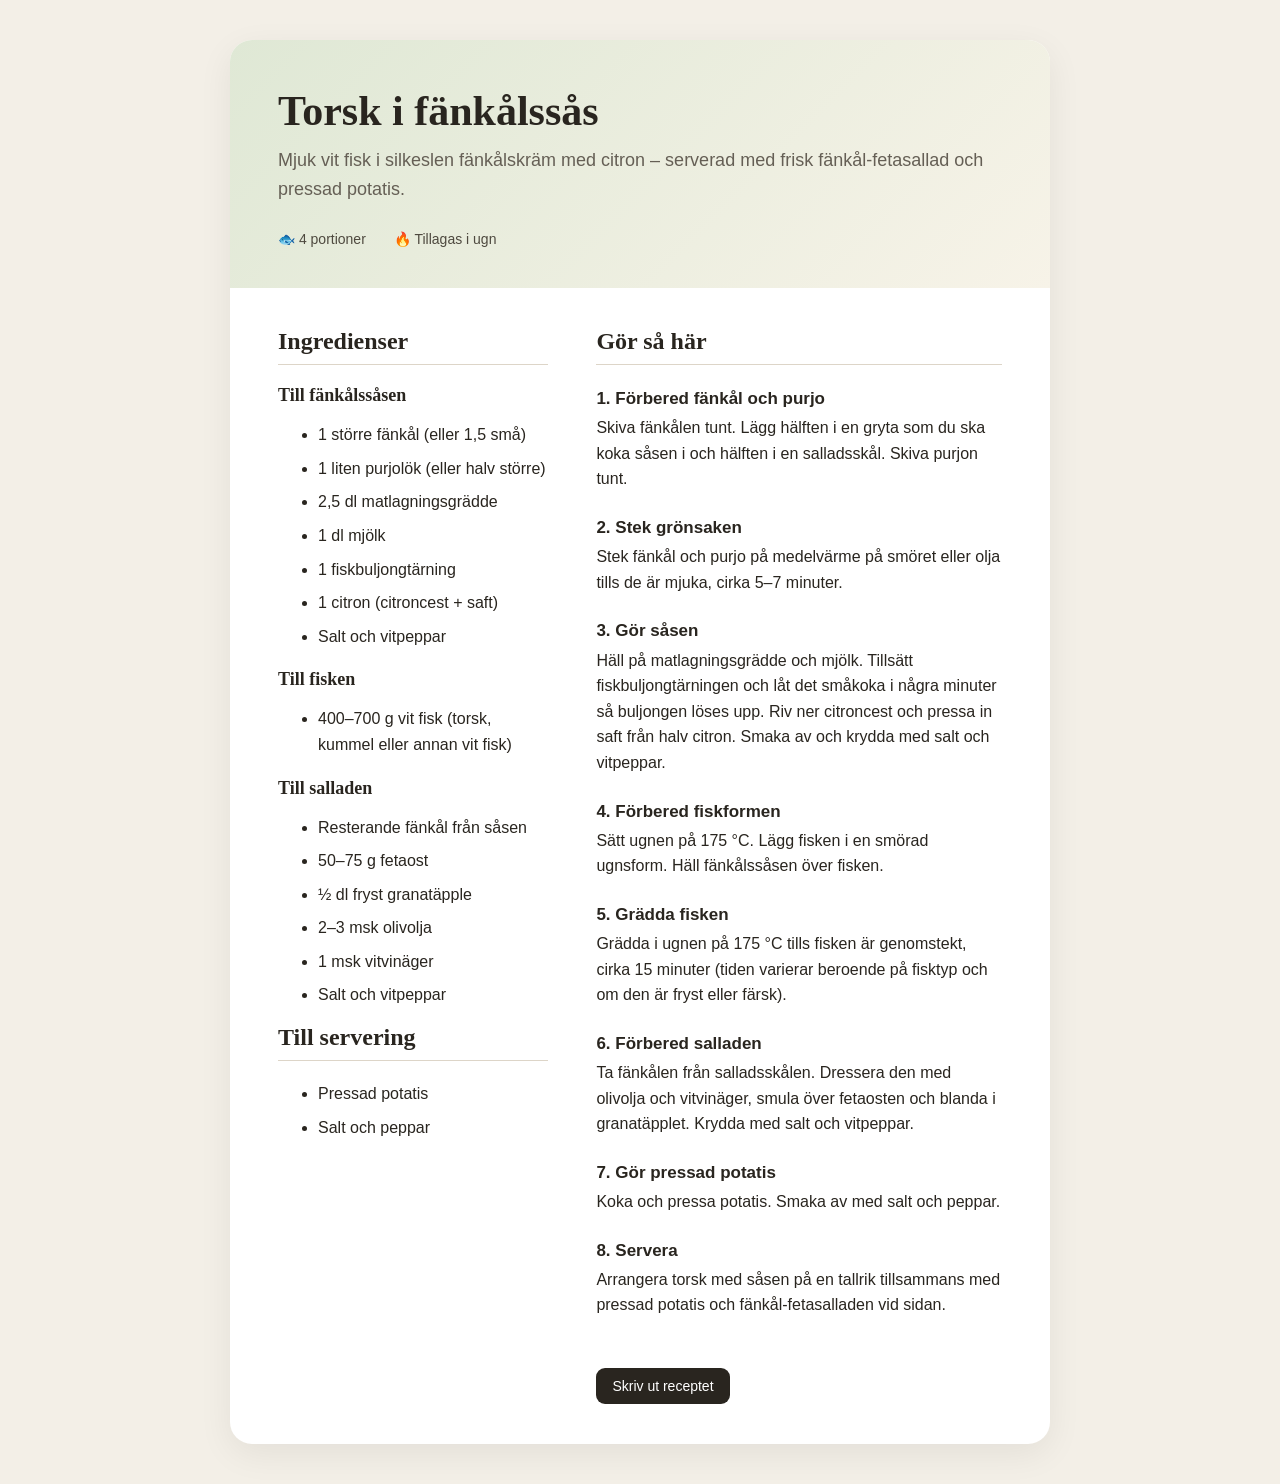
<file: torsk-fankals-sas.html>
<!doctype html>
<html lang="sv">
<head>
<meta charset="utf-8">
<meta name="viewport" content="width=device-width,initial-scale=1">
<title>Torsk i fänkålssås</title>

<style>
body{
  margin:0;
  background:#f3efe7;
  color:#29251f;
  font:16px/1.6 -apple-system,BlinkMacSystemFont,"Helvetica Neue",sans-serif
}
.card{
  max-width:820px;
  margin:40px auto;
  background:#fff;
  border-radius:22px;
  overflow:hidden;
  box-shadow:0 10px 35px #0001
}
.hero{
  padding:48px 48px 38px;
  background:linear-gradient(135deg,#dfe8d5,#f7f3e8)
}
h1{
  font:700 42px/1.1 Georgia,serif;
  margin:0 0 12px
}
.sub{
  color:#655f55;
  font-size:18px
}
.meta{
  display:flex;
  gap:28px;
  margin-top:24px;
  color:#4e493f;
  font-size:14px
}
.content{
  padding:40px 48px
}
.grid{
  display:grid;
  grid-template-columns:1fr 1.5fr;
  gap:48px
}
h2{
  font:700 24px Georgia,serif;
  border-bottom:1px solid #ddd5c8;
  padding-bottom:9px;
  margin-top:0
}
h3{
  font:700 18px Georgia,serif;
  margin:20px 0 10px;
  color:#29251f
}
li{
  margin:8px 0
}
.step{
  margin:0 0 22px
}
.step b{
  display:block;
  font-size:17px;
  margin-bottom:3px
}
.tip{
  background:#f3f0e8;
  padding:18px 20px;
  border-radius:12px;
  margin-top:28px
}
.print{
  display:inline-block;
  margin-top:28px;
  padding:10px 16px;
  border:0;
  border-radius:9px;
  background:#29251f;
  color:white;
  font-size:14px;
  cursor:pointer
}
@media(max-width:700px){
  .card{
    margin:0;
    border-radius:0
  }
  .hero,.content{
    padding:30px 24px
  }
  .grid{
    grid-template-columns:1fr;
    gap:30px
  }
  h1{
    font-size:34px
  }
}
@media print{
  body{
    background:white
  }
  .card{
    margin:0;
    box-shadow:none
  }
  .print{
    display:none
  }
}
</style>
</head>

<body>

<main class="card">

<section class="hero">
  <h1>Torsk i fänkålssås</h1>

  <div class="sub">
    Mjuk vit fisk i silkeslen fänkålskräm med citron – serverad med frisk fänkål-fetasallad och pressad potatis.
  </div>

  <div class="meta">
    <span>🐟 4 portioner</span>
    <span>🔥 Tillagas i ugn</span>
  </div>
</section>

<section class="content">

<div class="grid">

<div>

<h2>Ingredienser</h2>

<h3>Till fänkålssåsen</h3>
<ul>
  <li>1 större fänkål (eller 1,5 små)</li>
  <li>1 liten purjolök (eller halv större)</li>
  <li>2,5 dl matlagningsgrädde</li>
  <li>1 dl mjölk</li>
  <li>1 fiskbuljongtärning</li>
  <li>1 citron (citroncest + saft)</li>
  <li>Salt och vitpeppar</li>
</ul>

<h3>Till fisken</h3>
<ul>
  <li>400–700 g vit fisk (torsk, kummel eller annan vit fisk)</li>
</ul>

<h3>Till salladen</h3>
<ul>
  <li>Resterande fänkål från såsen</li>
  <li>50–75 g fetaost</li>
  <li>½ dl fryst granatäpple</li>
  <li>2–3 msk olivolja</li>
  <li>1 msk vitvinäger</li>
  <li>Salt och vitpeppar</li>
</ul>

<h2>Till servering</h2>

<ul>
  <li>Pressad potatis</li>
  <li>Salt och peppar</li>
</ul>

</div>

<div>

<h2>Gör så här</h2>

<div class="step">
  <b>1. Förbered fänkål och purjo</b>
  Skiva fänkålen tunt. Lägg hälften i en gryta som du ska koka såsen i och hälften i en salladsskål. Skiva purjon tunt.
</div>

<div class="step">
  <b>2. Stek grönsaken</b>
  Stek fänkål och purjo på medelvärme på smöret eller olja tills de är mjuka, cirka 5–7 minuter.
</div>

<div class="step">
  <b>3. Gör såsen</b>
  Häll på matlagningsgrädde och mjölk. Tillsätt fiskbuljongtärningen och låt det småkoka i några minuter så buljongen löses upp. Riv ner citroncest och pressa in saft från halv citron. Smaka av och krydda med salt och vitpeppar.
</div>

<div class="step">
  <b>4. Förbered fiskformen</b>
  Sätt ugnen på 175 °C. Lägg fisken i en smörad ugnsform. Häll fänkålssåsen över fisken.
</div>

<div class="step">
  <b>5. Grädda fisken</b>
  Grädda i ugnen på 175 °C tills fisken är genomstekt, cirka 15 minuter (tiden varierar beroende på fisktyp och om den är fryst eller färsk).
</div>

<div class="step">
  <b>6. Förbered salladen</b>
  Ta fänkålen från salladsskålen. Dressera den med olivolja och vitvinäger, smula över fetaosten och blanda i granatäpplet. Krydda med salt och vitpeppar.
</div>

<div class="step">
  <b>7. Gör pressad potatis</b>
  Koka och pressa potatis. Smaka av med salt och peppar.
</div>

<div class="step">
  <b>8. Servera</b>
  Arrangera torsk med såsen på en tallrik tillsammans med pressad potatis och fänkål-fetasalladen vid sidan.
</div>

<button class="print" onclick="window.print()">
  Skriv ut receptet
</button>

</div>

</div>

</section>

</main>

</body>
</html>
</file>
<file: style.css>
/* Den sandfärgade bakgrunden och sidmarginaler */
body {
    background-color: #f3efe7 !important;
    margin: 0;
    padding: 40px 20px !important;
    font-family: "-apple-system", BlinkMacSystemFont, "Helvetica Neue", Arial, sans-serif;
}

/* Behållarboxen för innehållet */
.container {
    max-width: 800px;
    margin: 0 auto;
}

/* Den yttre samlingsboxen – helt transparent */
.recipes-section {
    background: transparent !important;
    box-shadow: none !important;
    padding: 0 !important;
    margin-top: 20px;
}

/* Rensar bort list-prickar */
.recipe-list {
    list-style: none !important;
    padding: 0 !important;
    margin: 0 !important;
}

/* Det klickbara vita kortet */
.recipe-list li {
    background-color: #ffffff !important;
    border-radius: 12px !important;
    margin-bottom: 12px !important;
    box-shadow: 0 4px 12px rgba(0,0,0,0.05) !important;
    transition: transform 0.2s ease, box-shadow 0.2s ease;
}

/* Lyft-effekt vid hover */
.recipe-list li:hover {
    transform: translateY(-2px);
    box-shadow: 0 6px 18px rgba(0,0,0,0.08) !important;
}

/* HÄR FIXAR VI HÖGERSTÄLLNINGEN! */
/* Denna kod tvingar namnet till vänster och stjärnorna till höger */
.recipe-list a {
    color: #29251f !important;
    text-decoration: none !important;
    font-family: "Helvetica Neue", Arial, sans-serif !important;
    font-weight: bold !important;
    font-size: 20px !important;
    
    /* Magiska raderna för högerställning: */
    display: flex !important;
    justify-content: space-between !important;
    align-items: center !important;
    padding: 18px 24px !important; /* Flyttat hit så hela kortet är klickbart */
}

/* Ger stjärnorna lite andningsrum mellan varandra */
.recipe-list a span:last-child {
    letter-spacing: 2px;
}

/* "← Tillbaka"-knappen */
a[href="../"], a[href="./"], .back {
    display: inline-block;
    background-color: #ffffff !important;
    color: #29251f !important;
    padding: 8px 16px !important;
    border-radius: 20px !important;
    font-size: 14px !important;
    font-family: "Helvetica Neue", Arial, sans-serif !important;
    font-weight: bold !important;
    box-shadow: 0 2px 6px rgba(0,0,0,0.05) !important;
    text-decoration: none !important;
    margin-bottom: 20px;
    transition: transform 0.2s;
}

a[href="../"]:hover, .back:hover {
    transform: translateY(-2px);
}

/* 
   -------------------------------------------------
   ⭐ SPARA STJÄRNORNA HÄR SÅ DU KAN KOPIERA DEM ⭐
   -------------------------------------------------
   1 stjärna:  ⭐☆☆☆☆
   2 stjärnor: ⭐⭐☆☆•
   3 stjärnor: ⭐⭐⭐☆☆
   4 stjärnor: ⭐⭐⭐⭐☆
   5 stjärnor: ⭐⭐⭐⭐⭐
   -------------------------------------------------
*/
</file>
